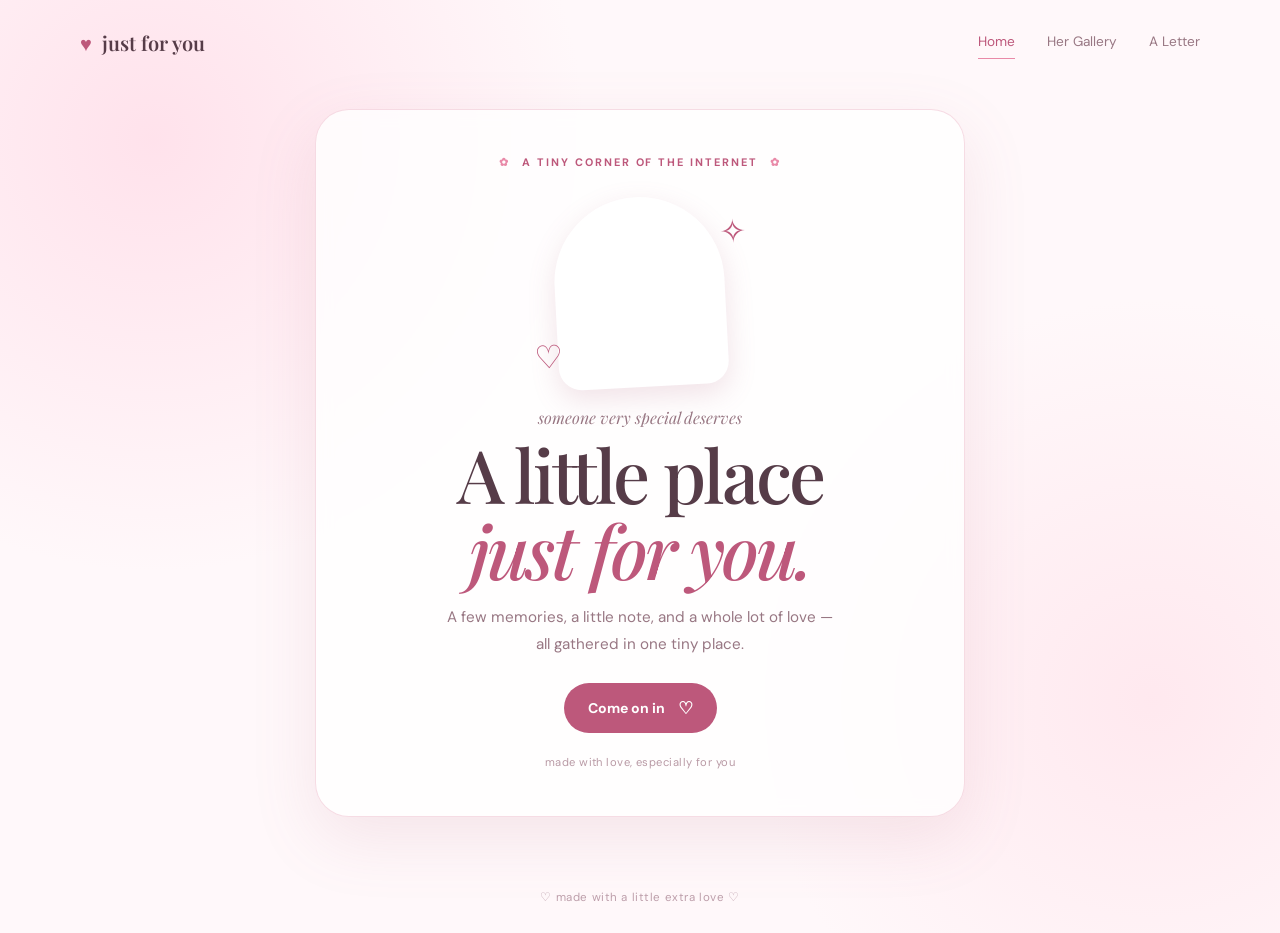
<file: index.html>
<!DOCTYPE html>
<html lang="en">
<head>
  <meta charset="UTF-8">
  <meta name="viewport" content="width=device-width, initial-scale=1.0">
  <meta name="theme-color" content="#fff1f5">
  <meta name="description" content="A little place made just for you.">
  <title>A Little Place for You ♡</title>
  <link rel="preconnect" href="https://fonts.googleapis.com">
  <link rel="preconnect" href="https://fonts.gstatic.com" crossorigin>
  <link href="https://fonts.googleapis.com/css2?family=DM+Sans:wght@400;500;600;700&family=Playfair+Display:ital,wght@0,500;0,600;0,700;1,500;1,600&display=swap" rel="stylesheet">
  <link rel="stylesheet" href="css/style.css">
  <script src="js/script.js" defer></script>
</head>
<body>
  <div class="floating-hearts" aria-hidden="true"></div>
  <header class="site-header">
    <a class="brand" href="index.html"><span class="brand-heart">♥</span> just for you</a>
    <nav aria-label="Main navigation">
      <a class="active" href="index.html">Home</a>
      <a href="memories.html">Her Gallery</a>
      <a href="letter.html">A Letter</a>
    </nav>
  </header>

  <main class="hero-page">
    <section class="hero-card">
      <div class="eyebrow"><span>✿</span> a tiny corner of the internet <span>✿</span></div>
      <div class="hero-photo-wrap">
        <video class="hero-photo" src="images/her-video.MP4" autoplay loop muted playsinline preload="auto" style="object-fit: cover;"></video>
        <span class="photo-sparkle sparkle-one">✧</span>
        <span class="photo-sparkle sparkle-two">♡</span>
      </div>
      <p class="small-script">someone very special deserves</p>
      <h1>A little place<br><em>just for you.</em></h1>
      <p class="hero-copy">A few memories, a little note, and a whole lot of love — all gathered in one tiny place.</p>
      <a class="button button-primary" href="memories.html">Come on in <span>♡</span></a>
      <p class="tiny-note">made with love, especially for you</p>
    </section>
  </main>
  <footer class="site-footer">♡ made with a little extra love ♡</footer>
</body>
</html>
</file>
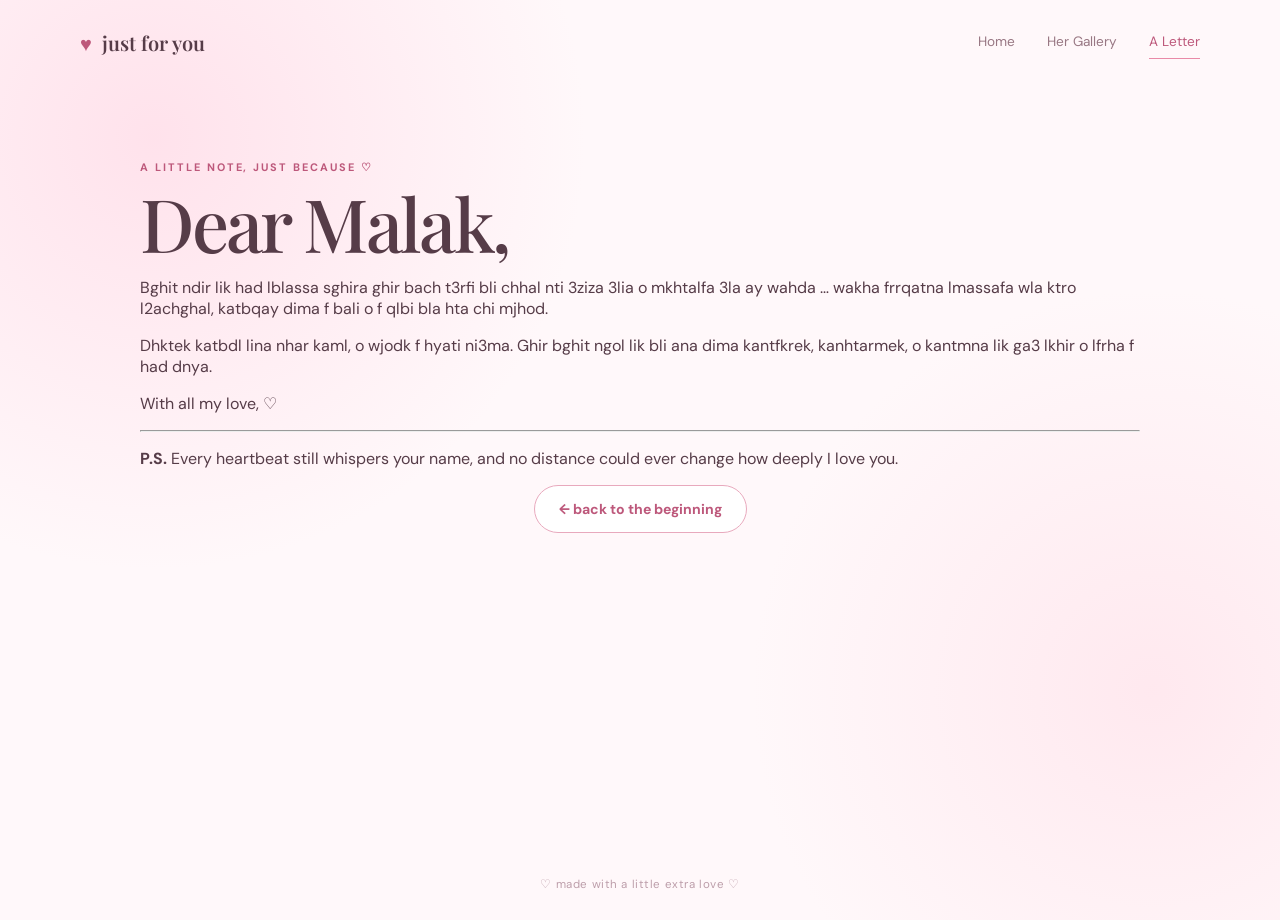
<file: letter.html>
<!DOCTYPE html>
<html lang="en">
<head>
  <meta charset="UTF-8">
  <meta name="viewport" content="width=device-width, initial-scale=1.0">
  <meta name="theme-color" content="#fff1f5">
  <title>A Little Note for You ♡</title>
  <link rel="preconnect" href="https://fonts.googleapis.com">
  <link rel="preconnect" href="https://fonts.gstatic.com" crossorigin>
  <link href="https://fonts.googleapis.com/css2?family=DM+Sans:wght@400;500;600;700&family=Playfair+Display:ital,wght@0,500;0,600;0,700;1,500;1,600&display=swap" rel="stylesheet">
  <link rel="stylesheet" href="css/style.css">
  <script src="js/script.js" defer></script>
</head>
<body>
  <div class="floating-hearts" aria-hidden="true"></div>
  <header class="site-header">
    <a class="brand" href="index.html"><span class="brand-heart">♥</span> just for you</a>
    <nav aria-label="Main navigation">
      <a href="index.html">Home</a>
      <a href="memories.html">Her Gallery</a>
      <a class="active" href="letter.html">A Letter</a>
    </nav>
  </header>

  <main class="content-page">
    <article class="letter-card">
      <p class="eyebrow">a little note, just because ♡</p>
      <h1>Dear Malak,</h1>

      <p>Bghit ndir lik had lblassa sghira ghir bach t3rfi bli chhal nti 3ziza 3lia o mkhtalfa 3la ay wahda … wakha frrqatna lmassafa wla ktro l2achghal, katbqay dima f bali o f qlbi bla hta chi mjhod.</p>

      <p>Dhktek katbdl lina nhar kaml, o wjodk f hyati ni3ma. Ghir bghit ngol lik bli ana dima kantfkrek, kanhtarmek, o kantmna lik ga3 lkhir o lfrha f had dnya.</p>

      <p class="letter-signoff">With all my love, <span>♡</span></p>

      <hr class="letter-divider">

      <p class="ps-note"><strong>P.S.</strong> Every heartbeat still whispers your name, and no distance could ever change how deeply I love you.</p>
    </article>

    <div class="center-note">
      <a class="button button-outline" href="index.html">← back to the beginning</a>
    </div>
  </main>
  <footer class="site-footer">♡ made with a little extra love ♡</footer>
</body>
</html>
</file>
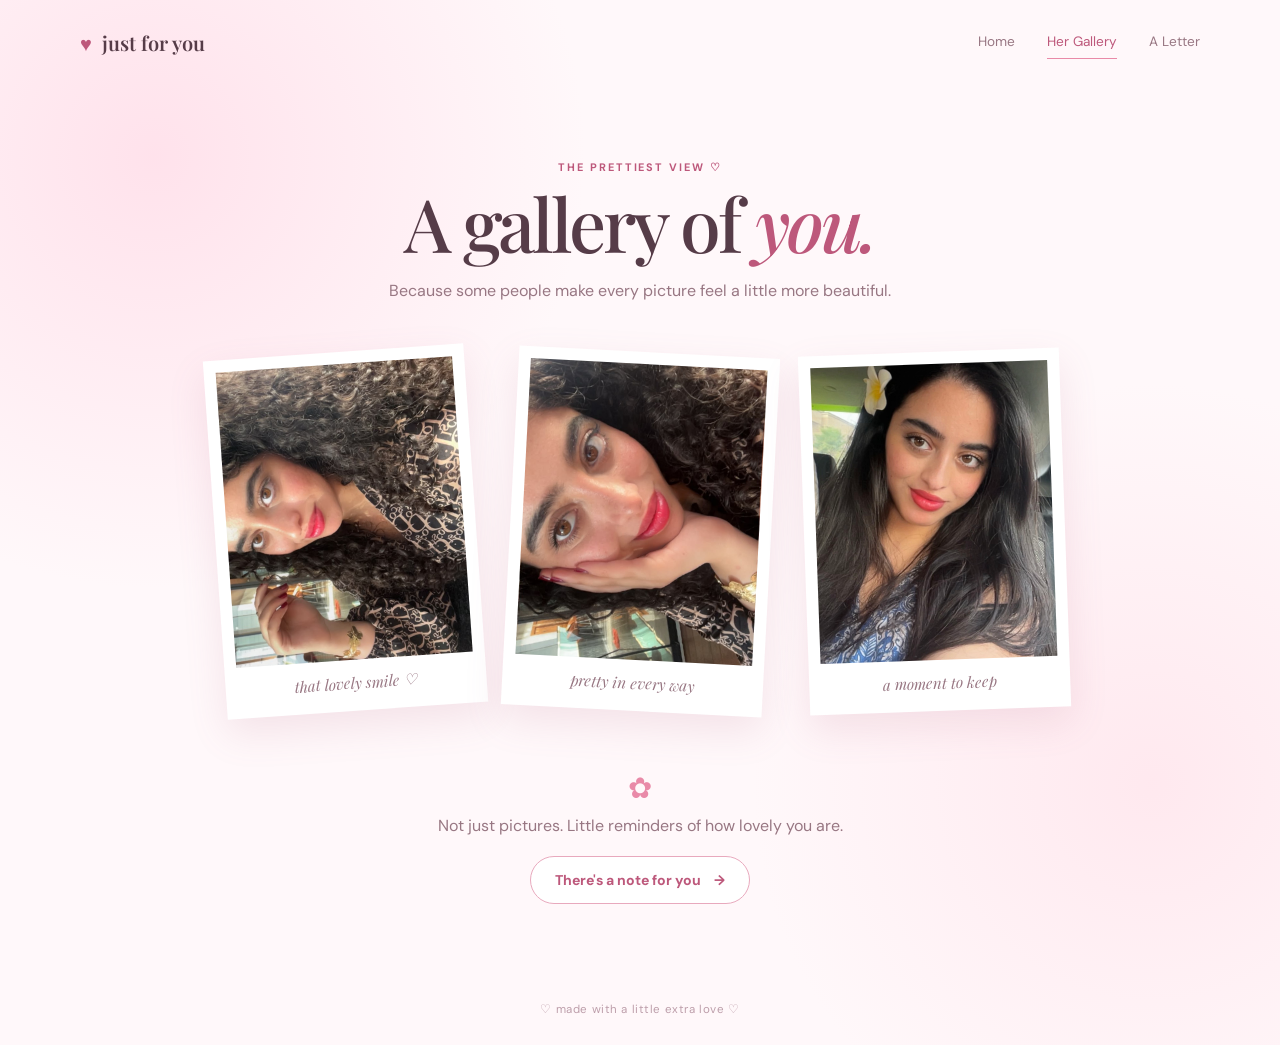
<file: memories.html>
<!DOCTYPE html>
<html lang="en">
<head>
  <meta charset="UTF-8">
  <meta name="viewport" content="width=device-width, initial-scale=1.0">
  <meta name="theme-color" content="#fff1f5">
  <title>Her Little Gallery ♡</title>
  <link rel="preconnect" href="https://fonts.googleapis.com">
  <link rel="preconnect" href="https://fonts.gstatic.com" crossorigin>
  <link href="https://fonts.googleapis.com/css2?family=DM+Sans:wght@400;500;600;700&family=Playfair+Display:ital,wght@0,500;0,600;0,700;1,500;1,600&display=swap" rel="stylesheet">
  <link rel="stylesheet" href="css/style.css">
  <script src="js/script.js" defer></script>
</head>
<body>
  <div class="floating-hearts" aria-hidden="true"></div>
  <header class="site-header">
    <a class="brand" href="index.html"><span class="brand-heart">♥</span> just for you</a>
    <nav aria-label="Main navigation">
      <a href="index.html">Home</a>
      <a class="active" href="memories.html">Her Gallery</a>
      <a href="letter.html">A Letter</a>
    </nav>
  </header>

  <main class="content-page">
    <div class="page-heading">
      <p class="eyebrow">the prettiest view ♡</p>
      <h1>A gallery of <em>you.</em></h1>
      <p>Because some people make every picture feel a little more beautiful.</p>
    </div>

    <section class="photo-grid" aria-label="Photo gallery">
      <figure class="polaroid tilt-left">
        <img src="images/her-photo-1.JPG" alt="Her smiling" onerror="this.onerror=null;this.src='https://placehold.co/700x850/ffe1eb/b65d7d?text=Her+photo+1';">
        <figcaption>that lovely smile ♡</figcaption>
      </figure>
      <figure class="polaroid tilt-right">
        <img src="images/her-photo-2.JPG" alt="A favorite picture of her" onerror="this.onerror=null;this.src='https://placehold.co/700x850/ffe8ef/b65d7d?text=Her+photo+2';">
        <figcaption>pretty in every way</figcaption>
      </figure>
      <figure class="polaroid tilt-right">
        <img src="images/her-photo-3.jpg" alt="Another favorite picture of her" onerror="this.onerror=null;this.src='https://placehold.co/700x850/ffdae7/b65d7d?text=Her+photo+3';">
        <figcaption>a moment to keep</figcaption>
      </figure>
    </section>

    <div class="center-note">
      <span class="tiny-flower">✿</span>
      <p>Not just pictures. Little reminders of how lovely you are.</p>
      <a class="button button-outline" href="letter.html">There's a note for you <span>→</span></a>
    </div>
  </main>
  <footer class="site-footer">♡ made with a little extra love ♡</footer>
</body>
</html>
</file>
<file: css/style.css>
@import url('https://fonts.googleapis.com/css2?family=DM+Sans:wght@400;500;600;700&family=Playfair+Display:ital,wght@0,500;0,600;0,700;1,500;1,600&display=swap');

:root {
  --pink: #e98aa8;
  --pink-dark: #bd587b;
  --rose: #f8dce6;
  --cream: #fffaf8;
  --ink: #563c48;
  --muted: #987783;
  --white: #fff;
  --shadow: 0 22px 65px rgba(177, 99, 127, .13);
}
* { box-sizing: border-box; }
html { scroll-behavior: smooth; }
body {
  margin: 0; min-height: 100vh; color: var(--ink);
  font-family: 'DM Sans', sans-serif;
  background:
    radial-gradient(circle at 12% 15%, rgba(255, 210, 225, .58), transparent 27rem),
    radial-gradient(circle at 90% 75%, rgba(255, 226, 234, .7), transparent 25rem),
    #fff8fa;
  overflow-x: hidden;
}
a { color: inherit; text-decoration: none; }
.site-header {
  width: min(1120px, calc(100% - 40px)); margin: 0 auto;
  padding: 25px 0; display: flex; align-items: center; justify-content: space-between;
  position: relative; z-index: 5;
}
.brand { font-family: 'Playfair Display', serif; font-size: 1.25rem; font-weight: 600; }
.brand-heart { color: var(--pink-dark); margin-right: 5px; }
nav { display: flex; gap: clamp(13px, 3vw, 32px); color: var(--muted); font-size: .85rem; }
nav a { padding: 8px 0; transition: color .2s; }
nav a:hover, nav a.active { color: var(--pink-dark); }
nav a.active { border-bottom: 1px solid var(--pink); }
.hero-page { min-height: calc(100vh - 125px); display: grid; place-items: center; padding: 25px 20px 55px; }
.hero-card {
  width: min(650px, 100%); text-align: center; padding: 45px 30px 35px;
  border: 1px solid rgba(234, 177, 195, .45); border-radius: 34px;
  background: rgba(255,255,255,.78); box-shadow: var(--shadow); backdrop-filter: blur(8px);
  position: relative;
}
.eyebrow { color: var(--pink-dark); text-transform: uppercase; letter-spacing: .18em; font-size: .68rem; font-weight: 700; }
.eyebrow span { padding: 0 7px; color: var(--pink); }
.hero-photo-wrap { width: 170px; height: 190px; margin: 28px auto 20px; padding: 7px; background: white; border-radius: 90px 90px 24px 24px; box-shadow: 0 10px 28px rgba(180, 98, 128, .18); transform: rotate(-3deg); position: relative; }
.hero-photo { width: 100%; height: 100%; object-fit: cover; border-radius: 85px 85px 19px 19px; }
.photo-sparkle { position: absolute; color: var(--pink-dark); font-size: 2rem; }
.sparkle-one { right: -24px; top: 18px; }.sparkle-two { left: -24px; bottom: 14px; }
.small-script { font-family: 'Playfair Display', serif; font-style: italic; color: var(--muted); margin: 18px 0 5px; }
h1, h2 { font-family: 'Playfair Display', serif; font-weight: 500; }
h1 { font-size: clamp(2.7rem, 8vw, 4.6rem); line-height: 1.03; margin: 8px 0 16px; letter-spacing: -.04em; }
h1 em { color: var(--pink-dark); font-weight: 500; }
.hero-copy { max-width: 390px; margin: 0 auto 25px; color: var(--muted); line-height: 1.8; font-size: .95rem; }
.button { display: inline-flex; align-items: center; gap: 13px; border-radius: 999px; padding: 14px 24px; font-size: .88rem; font-weight: 700; transition: transform .2s, box-shadow .2s; }
.button:hover { transform: translateY(-3px); box-shadow: 0 10px 24px rgba(189, 88, 123, .18); }
.button-primary { background: var(--pink-dark); color: white; }
.button-primary span { font-size: 1.05rem; }
.button-outline { border: 1px solid #e8a9bd; color: var(--pink-dark); background: white; }
.tiny-note { font-size: .7rem; color: #b99aa5; margin-top: 22px; letter-spacing: .04em; }
.content-page { width: min(1000px, calc(100% - 40px)); margin: 0 auto; padding: 65px 0 80px; min-height: calc(100vh - 125px); }
.page-heading { text-align: center; margin-bottom: 48px; }
.page-heading h1 { margin: 10px 0 12px; }
.page-heading > p:last-child { color: var(--muted); line-height: 1.7; }
.photo-grid { display: grid; grid-template-columns: repeat(3, minmax(0, 1fr)); gap: 34px; align-items: center; max-width: 850px; margin: 0 auto 58px; }
.polaroid { background: white; padding: 12px 12px 18px; box-shadow: 0 15px 38px rgba(177, 99, 127, .14); margin: 0; transition: transform .25s; cursor: zoom-in; }
.polaroid:hover { transform: translateY(-8px) rotate(0deg) scale(1.025); }
.polaroid img { display: block; width: 100%; aspect-ratio: 4 / 5; object-fit: cover; background: var(--rose); }
.polaroid figcaption { text-align: center; padding-top: 13px; font-family: 'Playfair Display', serif; font-style: italic; color: var(--muted); font-size: .95rem; }
.tilt-left { transform: rotate(-4deg); }.tilt-right { transform: rotate(3deg); }.tilt-right:last-child { transform: rotate(-2deg); }
.center-note { text-align: center; }
.tiny-flower { color: var(--pink); font-size: 1.8rem; }
.center-note p { color: var(--muted); margin: 8px 0 20px; }
.letter-page { max-width: 760px; }
.letter-scene { display: flex; flex-direction: column; align-items: center; }
.envelope { width: 280px; height: 190px; border: 0; padding: 0; background: transparent; position: relative; cursor: pointer; margin: 18px 0 8px; filter: drop-shadow(0 18px 20px rgba(183, 100, 129, .18)); transition: transform .25s; }
.envelope:hover { transform: translateY(-5px); }
.envelope-back { position: absolute; inset: 0; background: #f4b8cb; border-radius: 8px; }
.letter-paper { position: absolute; left: 22px; right: 22px; top: 12px; height: 150px; background: #fffdfb; border-radius: 5px; display: flex; flex-direction: column; align-items: center; justify-content: center; gap: 12px; transition: transform .7s ease; }
.letter-stamp { color: var(--pink-dark); font-size: 1.6rem; }
.letter-preview { color: var(--muted); font-family: 'Playfair Display', serif; font-style: italic; font-size: .9rem; }
.envelope-front { position: absolute; inset: 0; background: #f8cbd8; clip-path: polygon(0 100%, 50% 43%, 100% 100%); border-radius: 0 0 8px 8px; }
.envelope-flap { position: absolute; inset: 0; background: #f3b3c8; clip-path: polygon(0 0, 100% 0, 50% 58%); transform-origin: top; transition: transform .55s ease; }
.envelope-seal { position: absolute; left: 50%; top: 52%; transform: translate(-50%,-50%); width: 35px; height: 35px; border-radius: 50%; background: #c85f83; color: white; display: grid; place-items: center; font-size: 1rem; }
.envelope.open .envelope-flap { transform: rotateX(180deg); z-index: -1; }
.envelope.open .letter-paper { transform: translateY(-95px); }
.tap-hint { color: var(--muted); font-size: .8rem; margin: 16px 0 30px; }
.love-note { width: min(590px, 100%); padding: 35px clamp(22px, 6vw, 55px); background: #fffdfb; border: 1px solid #f4dce4; border-radius: 8px; box-shadow: var(--shadow); line-height: 1.9; animation: appear .6s ease both; }
.love-note[hidden] { display: none; }
.note-date { color: var(--pink-dark); font-size: .7rem; text-transform: uppercase; letter-spacing: .14em; }
.love-note h2 { font-size: 2rem; margin: 15px 0; }
.love-note p { color: #806672; }
.signature { font-family: 'Playfair Display', serif; font-style: italic; font-size: 1.2rem; color: var(--pink-dark) !important; margin-top: 25px; }
.signature span { font-style: normal; }
.edit-hint { border-top: 1px dashed #e9c8d4; padding-top: 13px; font-size: .72rem; color: #b18f9c !important; }
.back-link { text-align: center; margin-top: 35px; color: var(--pink-dark); font-size: .85rem; }
.site-footer { text-align: center; color: #bd9eaa; font-size: .72rem; padding: 18px 15px 28px; letter-spacing: .05em; }
.floating-hearts { position: fixed; inset: 0; pointer-events: none; overflow: hidden; z-index: 0; }
.heart-particle { position: absolute; bottom: -30px; color: #eaa1b8; opacity: .45; animation: float-up linear forwards; }
.site-header, main, footer { position: relative; z-index: 1; }
@keyframes float-up { to { transform: translateY(-110vh) rotate(35deg); opacity: 0; } }
@keyframes appear { from { opacity: 0; transform: translateY(15px); } to { opacity: 1; transform: translateY(0); } }
@media (max-width: 650px) {
  .site-header { flex-direction: column; gap: 14px; padding: 20px 0; }
  nav { width: 100%; justify-content: center; gap: 20px; font-size: .78rem; }
  .hero-card { padding: 35px 20px 28px; border-radius: 25px; }
  .content-page { padding-top: 42px; }
  .photo-grid { grid-template-columns: repeat(2, minmax(0, 1fr)); gap: 22px; }
  .polaroid:last-child { grid-column: 1 / -1; width: 68%; justify-self: center; }
}
@media (max-width: 390px) { nav { gap: 13px; } .photo-grid { gap: 14px; } }
</file>
